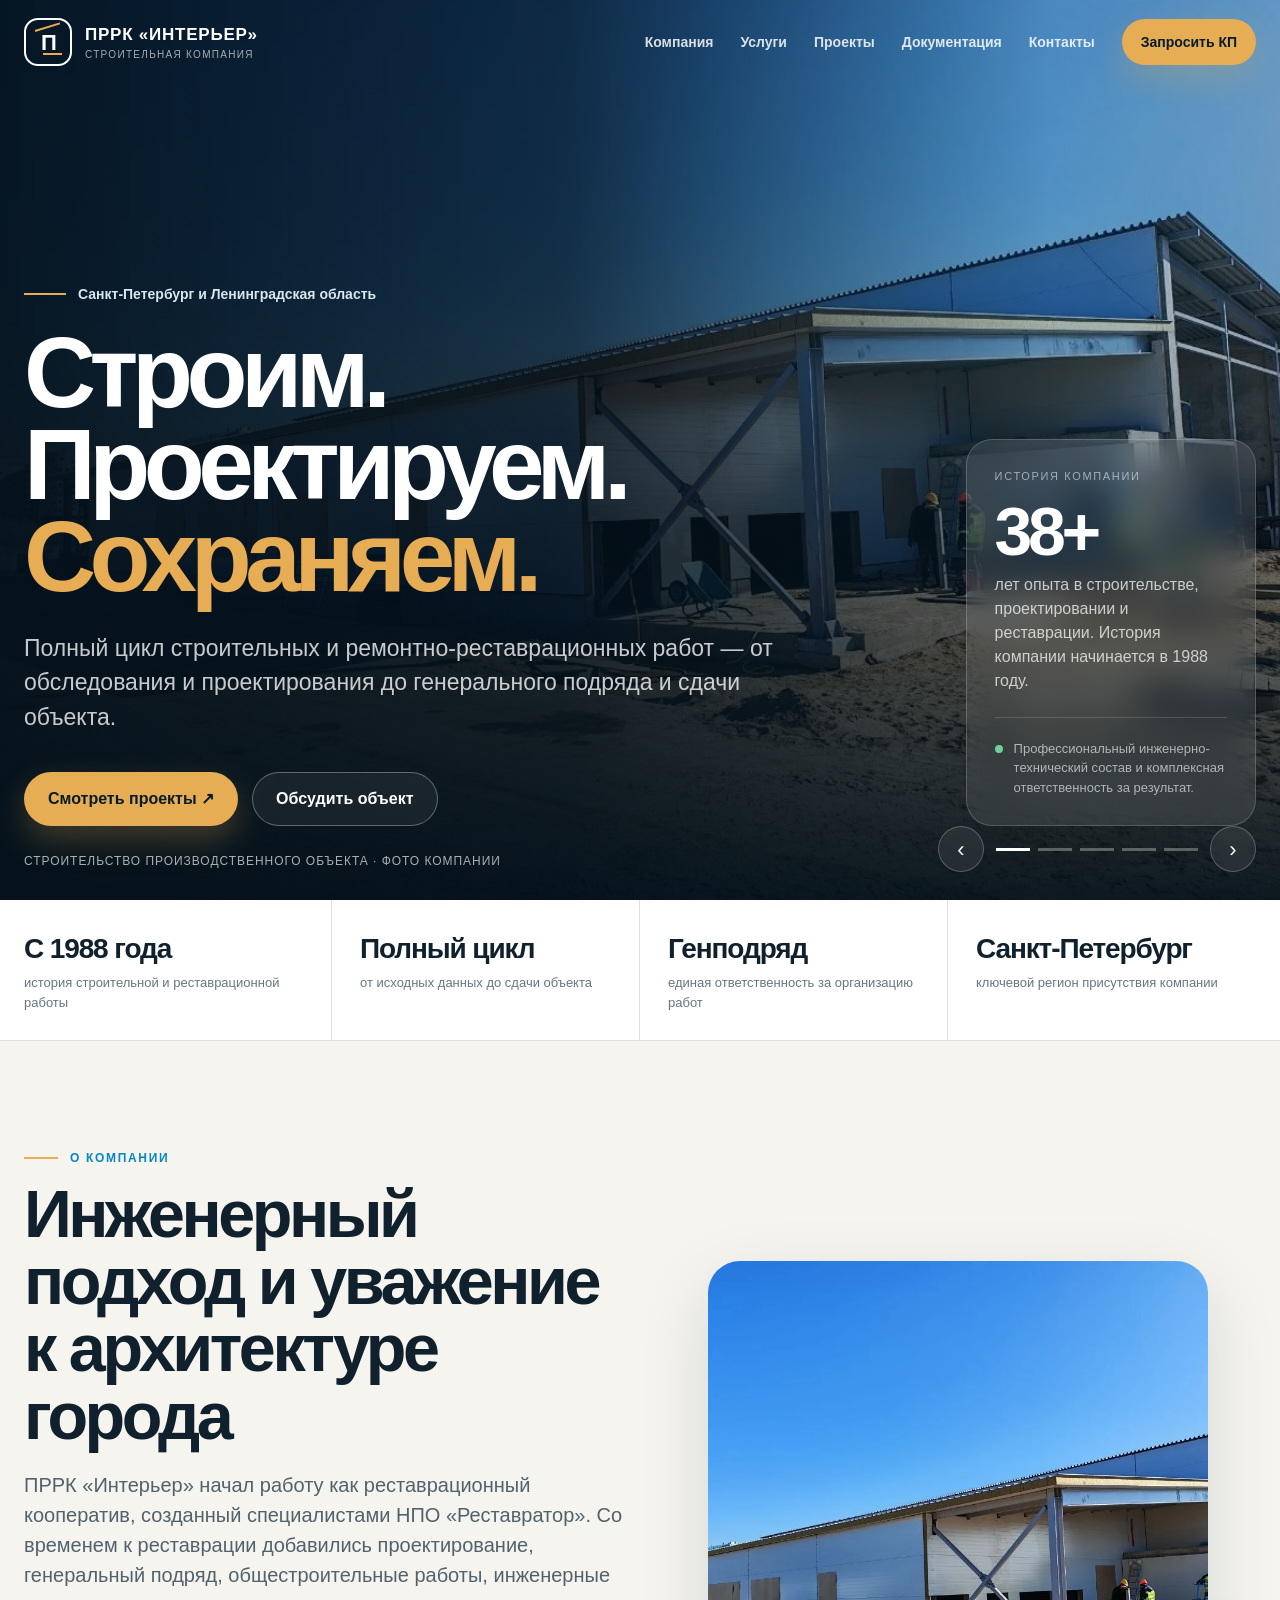
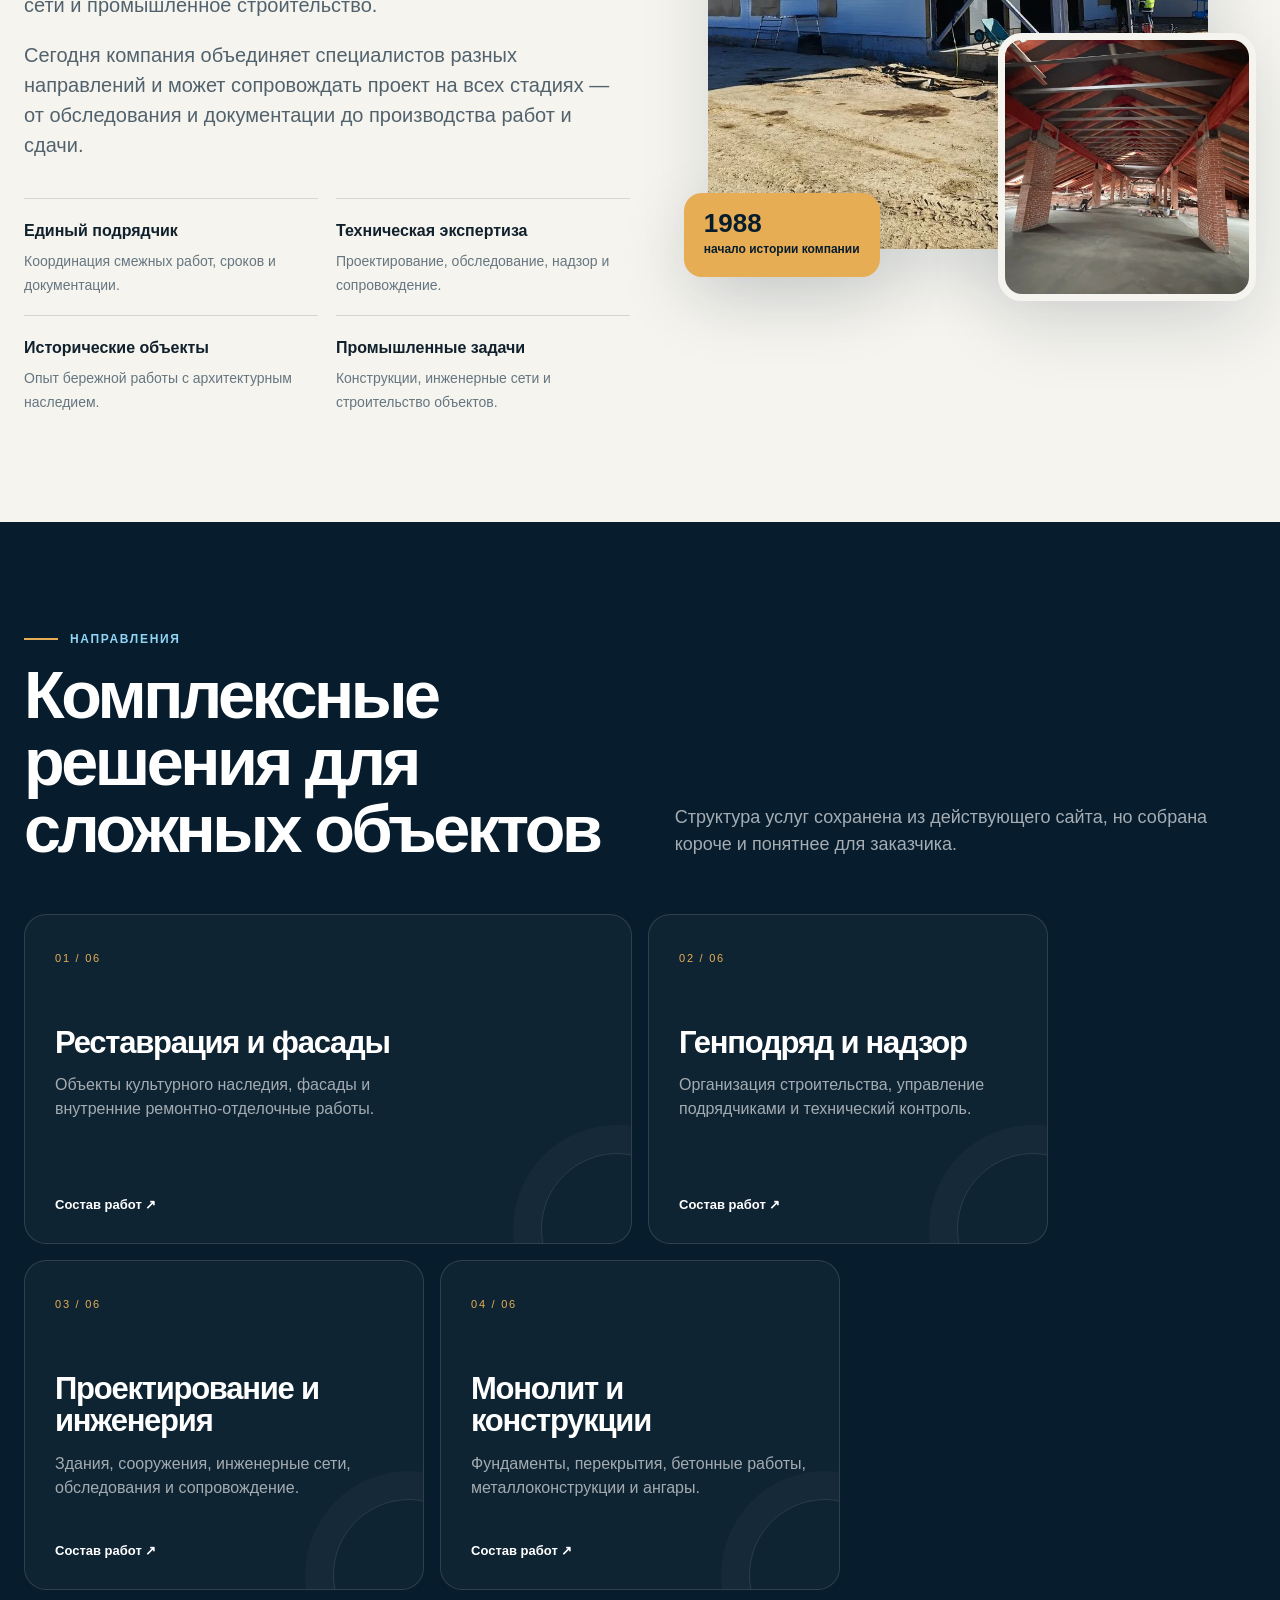
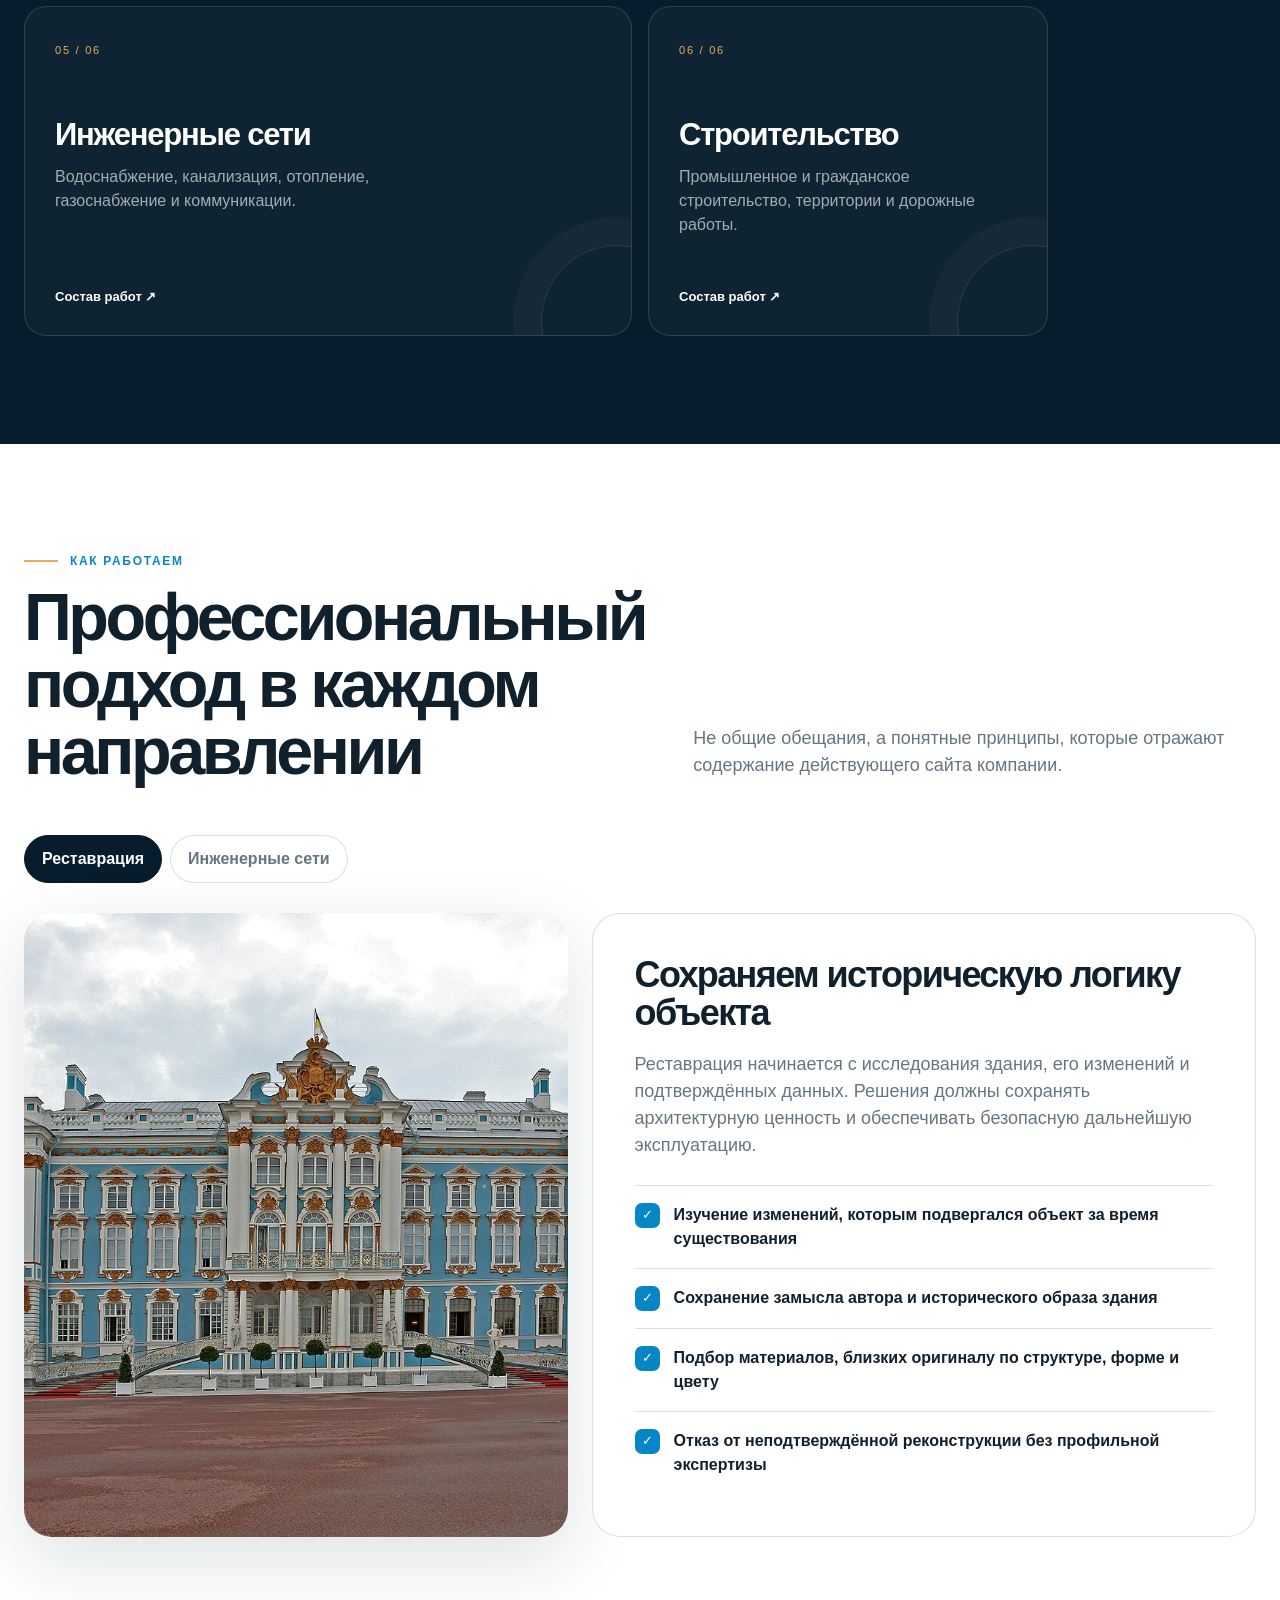
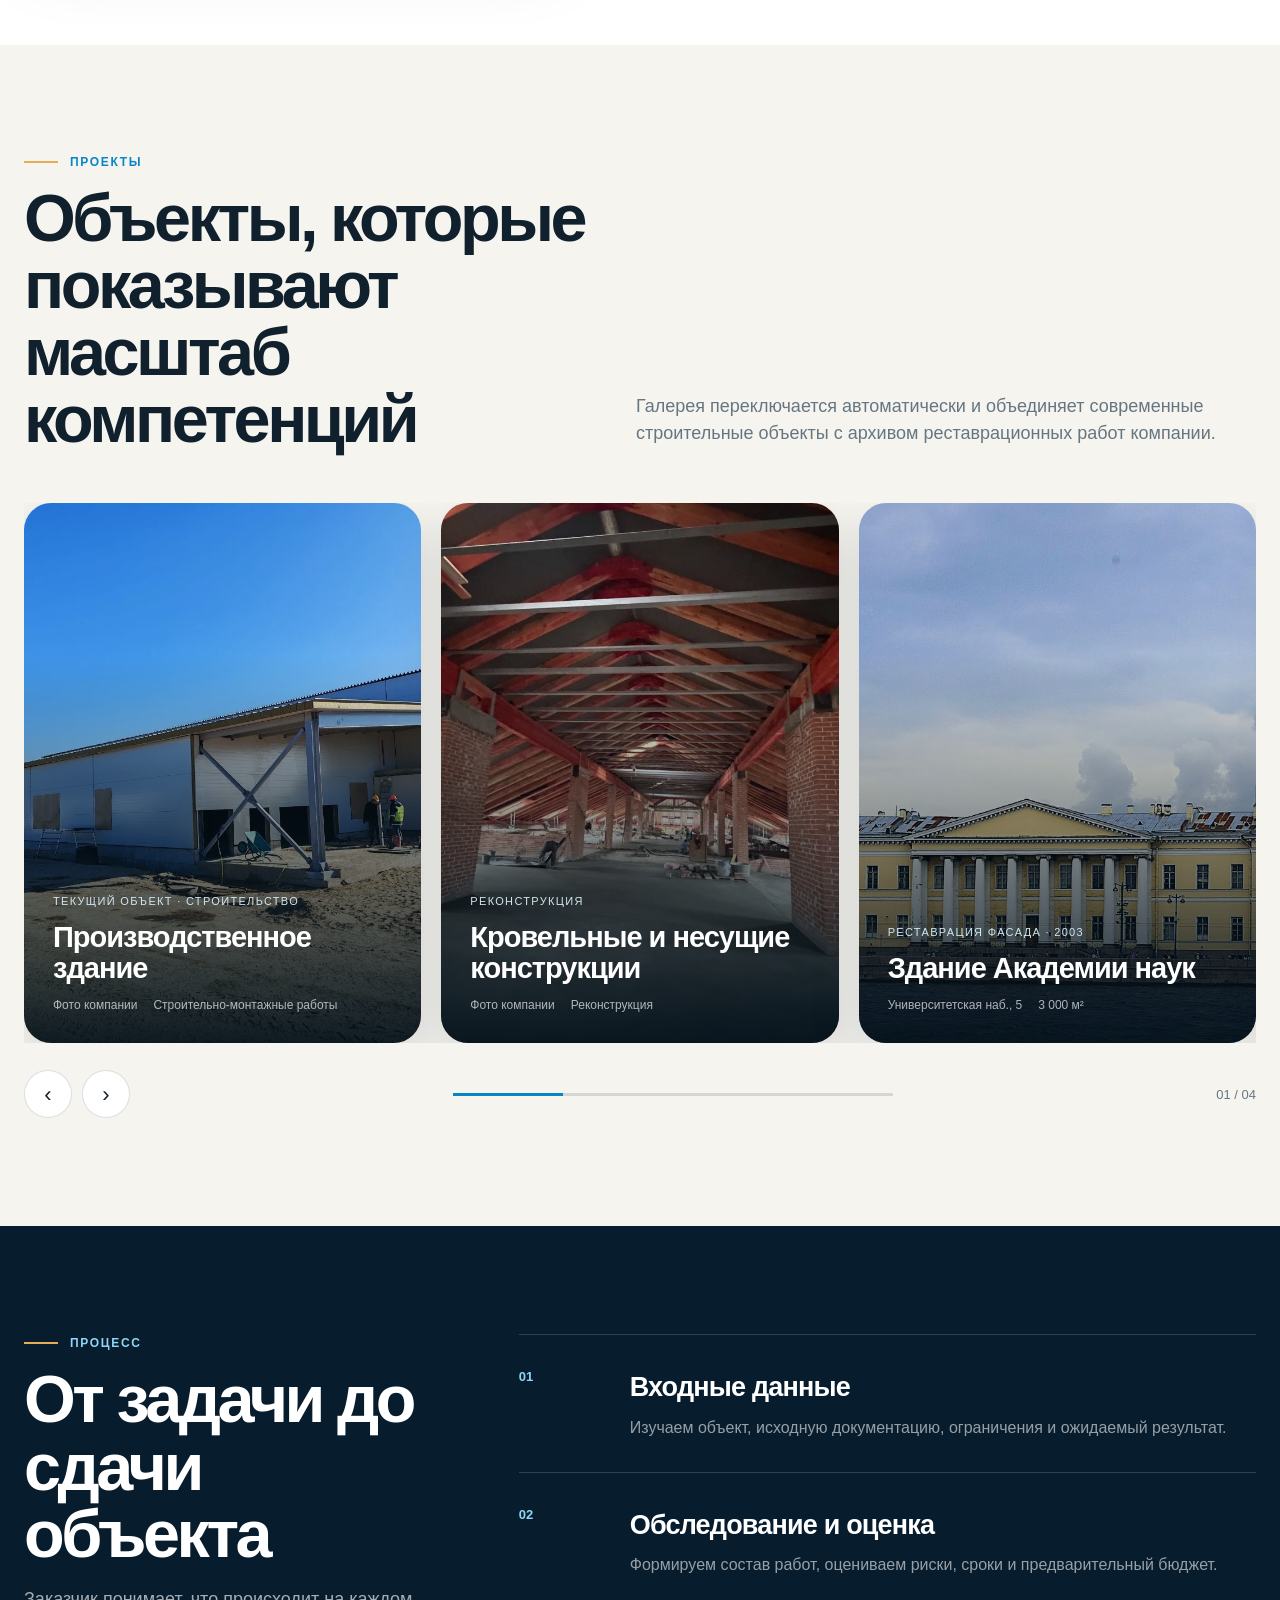
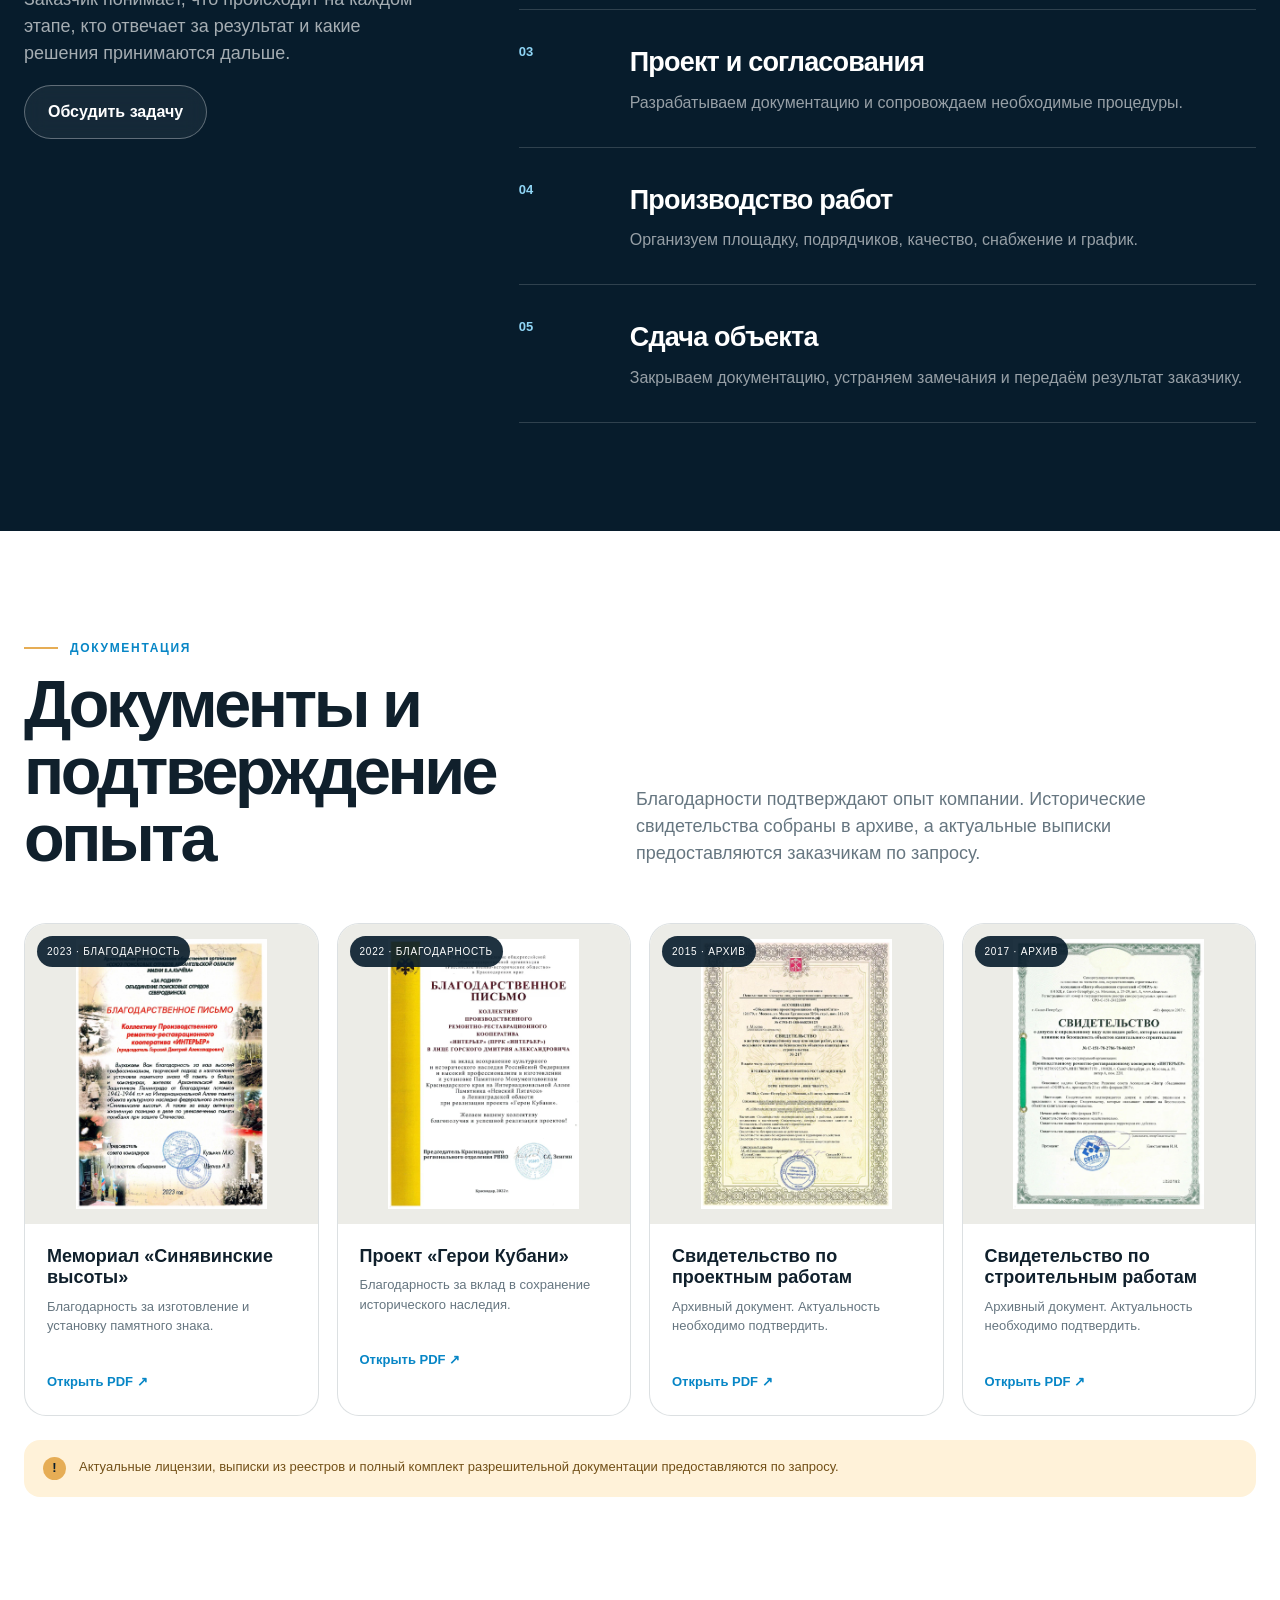
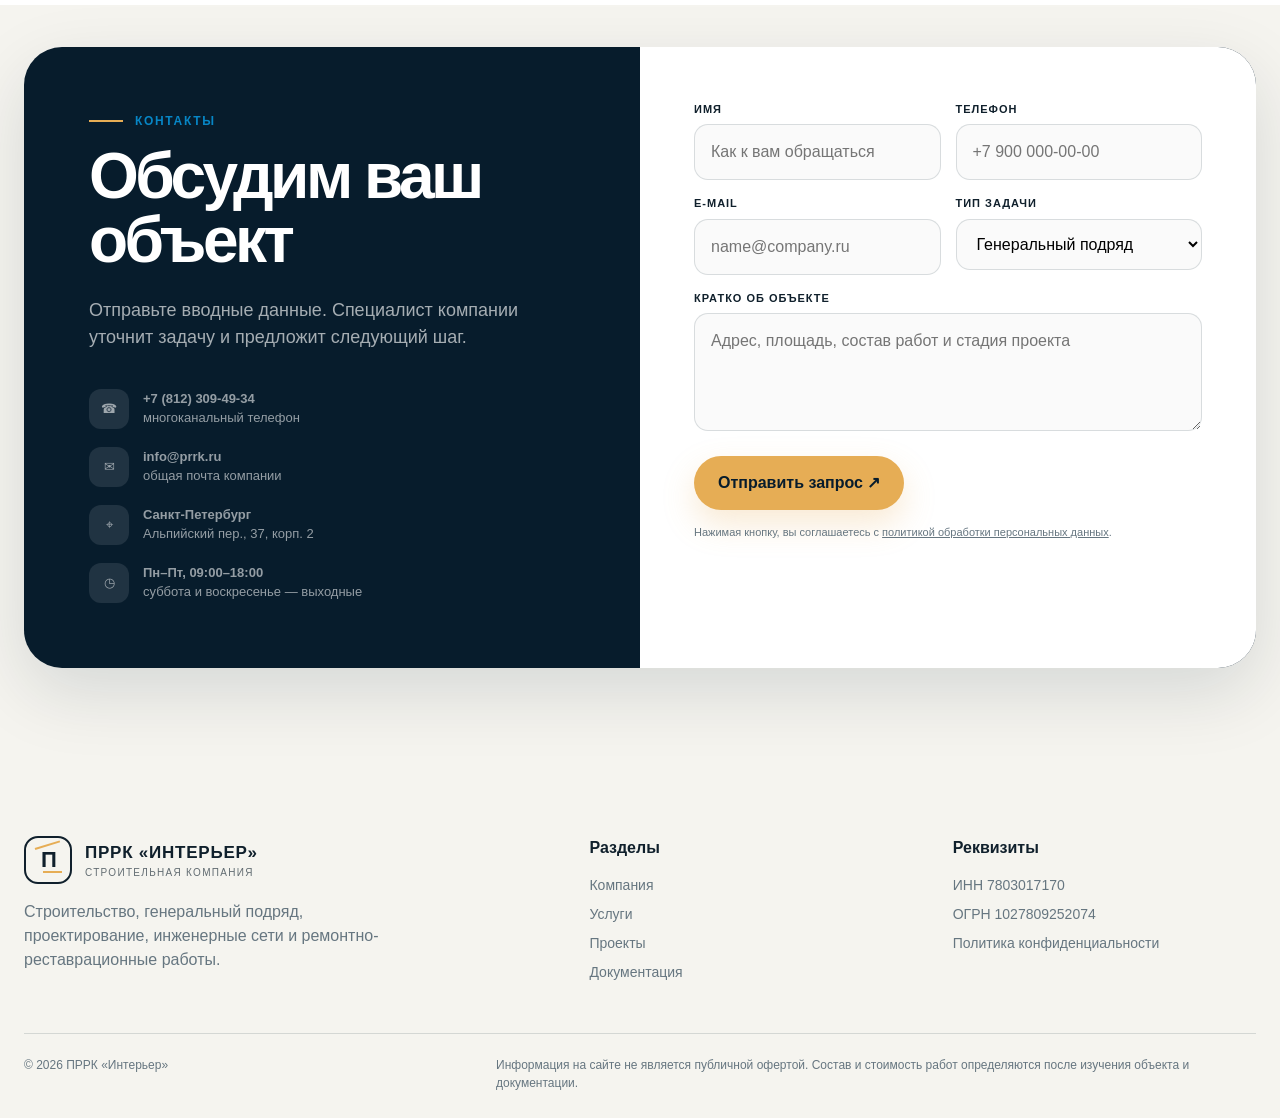
<file: index.html>
<!doctype html>
<html lang="ru">
<head>
  <meta charset="utf-8">
  <meta name="viewport" content="width=device-width,initial-scale=1">
  <meta name="theme-color" content="#071c2c">
  <title>ПРРК «Интерьер» — строительство, проектирование и реставрация</title>
  <meta name="description" content="Строительство, генеральный подряд, проектирование, инженерные сети и ремонтно-реставрационные работы в Санкт-Петербурге. История компании с 1988 года.">
  <meta property="og:title" content="ПРРК «Интерьер»">
  <meta property="og:description" content="Строим, проектируем и сохраняем архитектуру с 1988 года.">
  <meta property="og:type" content="website">
  <meta property="og:image" content="assets/images/og-prrk.webp">
  <link rel="icon" href="assets/favicon.svg" type="image/svg+xml">
  <link rel="stylesheet" href="assets/css/style.css">
</head>
<body>
  <header class="header">
    <div class="container nav">
      <a class="brand" href="#top" aria-label="ПРРК Интерьер">
        <span class="brand-mark">П</span>
        <span class="brand-text"><strong>ПРРК «ИНТЕРЬЕР»</strong><small>строительная компания</small></span>
      </a>
      <nav class="nav-links" aria-label="Основное меню">
        <a href="#company">Компания</a><a href="#services">Услуги</a><a href="#projects">Проекты</a><a href="#documents">Документация</a><a href="#contacts">Контакты</a>
        <a class="btn btn--primary btn--small" href="#contacts">Запросить КП</a>
      </nav>
      <button class="menu-btn" id="menuOpen" type="button" aria-label="Открыть меню"></button>
    </div>
  </header>

  <main id="top">
    <section class="hero">
      <div class="hero-slides" aria-hidden="true">
        <div class="hero-slide is-active" data-caption="Строительство производственного объекта · фото компании" style="background-image:url('assets/images/current_building.webp')"></div>
        <div class="hero-slide" data-caption="Реконструкция кровельных конструкций · фото компании" style="background-image:url('assets/images/current_roof.webp')"></div>
        <div class="hero-slide" data-caption="Строительные и монтажные работы · архив компании" style="background-image:url('assets/images/hall.webp')"></div>
        <div class="hero-slide" data-caption="Исторические объекты Санкт-Петербурга" style="background-image:url('assets/images/academy.webp')"></div>
        <div class="hero-slide" data-caption="Реставрация и сохранение архитектурного наследия" style="background-image:url('assets/images/catherine.webp')"></div>
      </div>
      <div class="hero-overlay"></div>
      <div class="container hero-layout">
        <div>
          <div class="hero-kicker">Санкт-Петербург и Ленинградская область</div>
          <h1>Строим.<br>Проектируем.<br><em>Сохраняем.</em></h1>
          <p class="hero-lead">Полный цикл строительных и ремонтно-реставрационных работ — от обследования и проектирования до генерального подряда и сдачи объекта.</p>
          <div class="hero-actions"><a class="btn btn--primary" href="#projects">Смотреть проекты ↗</a><a class="btn btn--ghost" href="#contacts">Обсудить объект</a></div>
        </div>
        <aside class="hero-panel">
          <div class="hero-panel-label">История компании</div>
          <div class="hero-panel-number"><span id="experienceYears">38</span>+</div>
          <p>лет опыта в строительстве, проектировании и реставрации. История компании начинается в 1988 году.</p>
          <div class="hero-panel-meta">Профессиональный инженерно-технический состав и комплексная ответственность за результат.</div>
        </aside>
      </div>
      <div class="hero-caption" id="heroCaption">Строительство производственного объекта · фото компании</div>
      <div class="hero-controls">
        <button class="hero-arrow" id="heroPrev" type="button" aria-label="Предыдущая фотография">‹</button>
        <div class="hero-dots"><button class="hero-dot is-active" type="button" aria-label="Фото 1"></button><button class="hero-dot" type="button" aria-label="Фото 2"></button><button class="hero-dot" type="button" aria-label="Фото 3"></button><button class="hero-dot" type="button" aria-label="Фото 4"></button><button class="hero-dot" type="button" aria-label="Фото 5"></button></div>
        <button class="hero-arrow" id="heroNext" type="button" aria-label="Следующая фотография">›</button>
      </div>
    </section>

    <section class="fact-strip"><div class="container fact-grid">
      <div class="fact"><strong>С 1988 года</strong><span>история строительной и реставрационной работы</span></div>
      <div class="fact"><strong>Полный цикл</strong><span>от исходных данных до сдачи объекта</span></div>
      <div class="fact"><strong>Генподряд</strong><span>единая ответственность за организацию работ</span></div>
      <div class="fact"><strong>Санкт-Петербург</strong><span>ключевой регион присутствия компании</span></div>
    </div></section>

    <section class="section" id="company"><div class="container about-grid">
      <div class="about-copy">
        <div class="eyebrow">О компании</div><h2 class="section-title">Инженерный подход и уважение к архитектуре города</h2>
        <p>ПРРК «Интерьер» начал работу как реставрационный кооператив, созданный специалистами НПО «Реставратор». Со временем к реставрации добавились проектирование, генеральный подряд, общестроительные работы, инженерные сети и промышленное строительство.</p>
        <p>Сегодня компания объединяет специалистов разных направлений и может сопровождать проект на всех стадиях — от обследования и документации до производства работ и сдачи.</p>
        <div class="about-points">
          <div class="about-point"><strong>Единый подрядчик</strong><span>Координация смежных работ, сроков и документации.</span></div>
          <div class="about-point"><strong>Техническая экспертиза</strong><span>Проектирование, обследование, надзор и сопровождение.</span></div>
          <div class="about-point"><strong>Исторические объекты</strong><span>Опыт бережной работы с архитектурным наследием.</span></div>
          <div class="about-point"><strong>Промышленные задачи</strong><span>Конструкции, инженерные сети и строительство объектов.</span></div>
        </div>
      </div>
      <div class="about-media">
        <div class="about-media-main"><img src="assets/images/current_building.webp" alt="Строительство объекта ПРРК Интерьер" loading="lazy"></div>
        <div class="about-media-small"><img src="assets/images/current_roof.webp" alt="Реконструкция конструкций" loading="lazy"></div>
        <div class="about-badge"><b>1988</b><span>начало истории компании</span></div>
      </div>
    </div></section>

    <section class="section section--dark" id="services"><div class="container">
      <div class="section-head"><div><div class="eyebrow">Направления</div><h2 class="section-title">Комплексные решения для сложных объектов</h2></div><p class="section-lead">Структура услуг сохранена из действующего сайта, но собрана короче и понятнее для заказчика.</p></div>
      <div class="services-grid">
        <article class="service-card"><span class="num">01 / 06</span><h3>Реставрация и фасады</h3><p>Объекты культурного наследия, фасады и внутренние ремонтно-отделочные работы.</p><button type="button" data-service="restoration">Состав работ ↗</button></article>
        <article class="service-card"><span class="num">02 / 06</span><h3>Генподряд и надзор</h3><p>Организация строительства, управление подрядчиками и технический контроль.</p><button type="button" data-service="general">Состав работ ↗</button></article>
        <article class="service-card"><span class="num">03 / 06</span><h3>Проектирование и инженерия</h3><p>Здания, сооружения, инженерные сети, обследования и сопровождение.</p><button type="button" data-service="design">Состав работ ↗</button></article>
        <article class="service-card"><span class="num">04 / 06</span><h3>Монолит и конструкции</h3><p>Фундаменты, перекрытия, бетонные работы, металлоконструкции и ангары.</p><button type="button" data-service="monolith">Состав работ ↗</button></article>
        <article class="service-card"><span class="num">05 / 06</span><h3>Инженерные сети</h3><p>Водоснабжение, канализация, отопление, газоснабжение и коммуникации.</p><button type="button" data-service="networks">Состав работ ↗</button></article>
        <article class="service-card"><span class="num">06 / 06</span><h3>Строительство</h3><p>Промышленное и гражданское строительство, территории и дорожные работы.</p><button type="button" data-service="construction">Состав работ ↗</button></article>
      </div>
    </div></section>

    <section class="section section--white"><div class="container">
      <div class="section-head"><div><div class="eyebrow">Как работаем</div><h2 class="section-title">Профессиональный подход в каждом направлении</h2></div><p class="section-lead">Не общие обещания, а понятные принципы, которые отражают содержание действующего сайта компании.</p></div>
      <div class="approach-tabs"><button class="approach-tab is-active" type="button" data-tab="restoration">Реставрация</button><button class="approach-tab" type="button" data-tab="networks">Инженерные сети</button></div>
      <div class="approach-panel is-active" data-panel="restoration">
        <div class="approach-image"><img src="assets/images/catherine.webp" alt="Реставрация объекта культурного наследия" loading="lazy"></div>
        <div class="approach-content"><h3>Сохраняем историческую логику объекта</h3><p>Реставрация начинается с исследования здания, его изменений и подтверждённых данных. Решения должны сохранять архитектурную ценность и обеспечивать безопасную дальнейшую эксплуатацию.</p><div class="check-list">
          <div class="check"><i>✓</i><span>Изучение изменений, которым подвергался объект за время существования</span></div>
          <div class="check"><i>✓</i><span>Сохранение замысла автора и исторического образа здания</span></div>
          <div class="check"><i>✓</i><span>Подбор материалов, близких оригиналу по структуре, форме и цвету</span></div>
          <div class="check"><i>✓</i><span>Отказ от неподтверждённой реконструкции без профильной экспертизы</span></div>
        </div></div>
      </div>
      <div class="approach-panel" data-panel="networks">
        <div class="approach-image"><img src="assets/images/geodesy.webp" alt="Проектирование и инженерные работы" loading="lazy"></div>
        <div class="approach-content"><h3>Проектируем сети как единую систему</h3><p>Инженерные коммуникации учитываются уже на ранней стадии строительства. Это позволяет согласовать системы между собой и обеспечить надёжную эксплуатацию объекта.</p><div class="check-list">
          <div class="check"><i>✓</i><span>Хозяйственно-питьевое водоснабжение и водоотведение</span></div>
          <div class="check"><i>✓</i><span>Канализация, отопление и тепловые сети</span></div>
          <div class="check"><i>✓</i><span>Газоснабжение и наружные коммуникации</span></div>
          <div class="check"><i>✓</i><span>Согласование проектных решений и монтажных работ</span></div>
        </div></div>
      </div>
    </div></section>

    <section class="section" id="projects"><div class="container">
      <div class="section-head"><div><div class="eyebrow">Проекты</div><h2 class="section-title">Объекты, которые показывают масштаб компетенций</h2></div><p class="section-lead">Галерея переключается автоматически и объединяет современные строительные объекты с архивом реставрационных работ компании.</p></div>
      <div class="projects-shell">
        <div class="project-viewport"><div class="project-track">
          <article class="project-card"><img src="assets/images/current_building.webp" alt="Строительство производственного объекта" loading="lazy"><div class="project-card-content"><span class="tag">Текущий объект · строительство</span><h3>Производственное здание</h3><div class="project-meta"><span>Фото компании</span><span>Строительно-монтажные работы</span></div></div></article>
          <article class="project-card"><img src="assets/images/current_roof.webp" alt="Реконструкция исторических конструкций" loading="lazy"><div class="project-card-content"><span class="tag">Реконструкция</span><h3>Кровельные и несущие конструкции</h3><div class="project-meta"><span>Фото компании</span><span>Реконструкция</span></div></div></article>
          <article class="project-card"><img src="assets/images/academy.webp" alt="Здание Академии наук" loading="lazy"><div class="project-card-content"><span class="tag">Реставрация фасада · 2003</span><h3>Здание Академии наук</h3><div class="project-meta"><span>Университетская наб., 5</span><span>3 000 м²</span></div></div></article>
          <article class="project-card"><img src="assets/images/moyka12.webp" alt="Музей Пушкина на Мойке 12" loading="lazy"><div class="project-card-content"><span class="tag">Реставрация · 2006</span><h3>Всероссийский музей А. С. Пушкина</h3><div class="project-meta"><span>Набережная Мойки, 12</span><span>Данные старого сайта</span></div></div></article>
          <article class="project-card"><img src="assets/images/catherine.webp" alt="Екатерининский дворец" loading="lazy"><div class="project-card-content"><span class="tag">Реставрационные работы · 2006</span><h3>Екатерининский дворец</h3><div class="project-meta"><span>Царское Село</span><span>700 м² по архиву</span></div></div></article>
          <article class="project-card"><img src="assets/images/hall.webp" alt="Промышленное помещение" loading="lazy"><div class="project-card-content"><span class="tag">Строительно-монтажные работы</span><h3>Промышленные пространства</h3><div class="project-meta"><span>Архив компании</span><span>Строительно-монтажные работы</span></div></div></article>
        </div></div>
        <div class="slider-controls"><div class="slider-buttons"><button class="slider-btn" id="projectPrev" type="button" aria-label="Предыдущие проекты">‹</button><button class="slider-btn" id="projectNext" type="button" aria-label="Следующие проекты">›</button></div><div class="slider-progress"><span id="projectProgress"></span></div><div class="slider-count" id="projectCount">01 / 04</div></div>
      </div>
    </div></section>

    <section class="section section--dark"><div class="container timeline">
      <div class="timeline-intro"><div class="eyebrow">Процесс</div><h2 class="section-title">От задачи до сдачи объекта</h2><p>Заказчик понимает, что происходит на каждом этапе, кто отвечает за результат и какие решения принимаются дальше.</p><a class="btn btn--ghost" href="#contacts">Обсудить задачу</a></div>
      <div class="timeline-list">
        <div class="timeline-row"><div class="n">01</div><div><h3>Входные данные</h3><p>Изучаем объект, исходную документацию, ограничения и ожидаемый результат.</p></div></div>
        <div class="timeline-row"><div class="n">02</div><div><h3>Обследование и оценка</h3><p>Формируем состав работ, оцениваем риски, сроки и предварительный бюджет.</p></div></div>
        <div class="timeline-row"><div class="n">03</div><div><h3>Проект и согласования</h3><p>Разрабатываем документацию и сопровождаем необходимые процедуры.</p></div></div>
        <div class="timeline-row"><div class="n">04</div><div><h3>Производство работ</h3><p>Организуем площадку, подрядчиков, качество, снабжение и график.</p></div></div>
        <div class="timeline-row"><div class="n">05</div><div><h3>Сдача объекта</h3><p>Закрываем документацию, устраняем замечания и передаём результат заказчику.</p></div></div>
      </div>
    </div></section>

    <section class="section section--white" id="documents"><div class="container">
      <div class="section-head"><div><div class="eyebrow">Документация</div><h2 class="section-title">Документы и подтверждение опыта</h2></div><p class="section-lead">Благодарности подтверждают опыт компании. Исторические свидетельства собраны в архиве, а актуальные выписки предоставляются заказчикам по запросу.</p></div>
      <div class="docs-grid">
        <article class="doc-card"><div class="doc-preview"><span class="doc-badge">2023 · благодарность</span><img src="assets/images/gratitude_sinyavino.webp" alt="Благодарность Синявинские высоты" loading="lazy"></div><div class="doc-body"><h3>Мемориал «Синявинские высоты»</h3><p>Благодарность за изготовление и установку памятного знака.</p><a class="doc-link" href="assets/docs/gratitude-sinyavino-2023.pdf" target="_blank" rel="noopener">Открыть PDF ↗</a></div></article>
        <article class="doc-card"><div class="doc-preview"><span class="doc-badge">2022 · благодарность</span><img src="assets/images/gratitude_nevsky.webp" alt="Благодарность Невский Пятачок" loading="lazy"></div><div class="doc-body"><h3>Проект «Герои Кубани»</h3><p>Благодарность за вклад в сохранение исторического наследия.</p><a class="doc-link" href="assets/docs/gratitude-nevsky-pyatachok-2022.pdf" target="_blank" rel="noopener">Открыть PDF ↗</a></div></article>
        <article class="doc-card"><div class="doc-preview"><span class="doc-badge">2015 · архив</span><img src="assets/images/sro_projecting.webp" alt="Архивное свидетельство СРО проектирование" loading="lazy"></div><div class="doc-body"><h3>Свидетельство по проектным работам</h3><p>Архивный документ. Актуальность необходимо подтвердить.</p><a class="doc-link" href="assets/docs/sro-projecting-2015.pdf" target="_blank" rel="noopener">Открыть PDF ↗</a></div></article>
        <article class="doc-card"><div class="doc-preview"><span class="doc-badge">2017 · архив</span><img src="assets/images/sro_construction.webp" alt="Архивное свидетельство СРО строительство" loading="lazy"></div><div class="doc-body"><h3>Свидетельство по строительным работам</h3><p>Архивный документ. Актуальность необходимо подтвердить.</p><a class="doc-link" href="assets/docs/sro-construction-2017.pdf" target="_blank" rel="noopener">Открыть PDF ↗</a></div></article>
      </div>
      <div class="docs-notice">Актуальные лицензии, выписки из реестров и полный комплект разрешительной документации предоставляются по запросу.</div>
    </div></section>

    <section class="section contact-wrap" id="contacts"><div class="container contact-shell">
      <div class="contact-info"><div class="eyebrow">Контакты</div><h2>Обсудим ваш объект</h2><p>Отправьте вводные данные. Специалист компании уточнит задачу и предложит следующий шаг.</p>
        <div class="contact-list">
          <a class="contact-item" href="tel:+78123094934"><span class="contact-icon">☎</span><span><strong>+7 (812) 309-49-34</strong><span>многоканальный телефон</span></span></a>
          <a class="contact-item" href="mailto:info@prrk.ru"><span class="contact-icon">✉</span><span><strong>info@prrk.ru</strong><span>общая почта компании</span></span></a>
          <a class="contact-item" href="https://yandex.ru/maps/?text=Санкт-Петербург%2C%20Альпийский%20пер.%2C%2037%2C%20к.%202" target="_blank" rel="noopener"><span class="contact-icon">⌖</span><span><strong>Санкт-Петербург</strong><span>Альпийский пер., 37, корп. 2</span></span></a>
          <div class="contact-item"><span class="contact-icon">◷</span><span><strong>Пн–Пт, 09:00–18:00</strong><span>суббота и воскресенье — выходные</span></span></div>
        </div>
      </div>
      <form class="contact-form" id="contactForm" action="send.php" method="post">
        <div class="form-grid">
          <div class="field"><label for="name">Имя</label><input id="name" name="name" autocomplete="name" placeholder="Как к вам обращаться" required maxlength="80"></div>
          <div class="field"><label for="phone">Телефон</label><input id="phone" name="phone" autocomplete="tel" placeholder="+7 900 000-00-00" required maxlength="40"></div>
          <div class="field"><label for="email">E-mail</label><input id="email" name="email" type="email" autocomplete="email" placeholder="name@company.ru" maxlength="120"></div>
          <div class="field"><label for="type">Тип задачи</label><select id="type" name="type"><option>Генеральный подряд</option><option>Проектирование</option><option>Реставрация</option><option>Строительство</option><option>Инженерные сети</option><option>Другое</option></select></div>
          <div class="field field--full"><label for="message">Кратко об объекте</label><textarea id="message" name="message" placeholder="Адрес, площадь, состав работ и стадия проекта" maxlength="3000"></textarea></div>
          <div class="hp-field" aria-hidden="true"><label>Сайт компании<input name="company_website" tabindex="-1" autocomplete="off"></label></div>
        </div>
        <div class="form-bottom"><button class="btn btn--primary" type="submit">Отправить запрос ↗</button><span class="form-status" id="formStatus" role="status"></span></div>
        <div class="form-legal">Нажимая кнопку, вы соглашаетесь с <a href="privacy.html" target="_blank">политикой обработки персональных данных</a>.</div>
      </form>
    </div></section>
  </main>

  <footer class="footer"><div class="container">
    <div class="footer-top">
      <div class="footer-brand"><a class="brand" href="#top"><span class="brand-mark">П</span><span class="brand-text"><strong>ПРРК «ИНТЕРЬЕР»</strong><small>строительная компания</small></span></a><p>Строительство, генеральный подряд, проектирование, инженерные сети и ремонтно-реставрационные работы.</p></div>
      <div class="footer-col"><strong>Разделы</strong><a href="#company">Компания</a><a href="#services">Услуги</a><a href="#projects">Проекты</a><a href="#documents">Документация</a></div>
      <div class="footer-col"><strong>Реквизиты</strong><a href="#contacts">ИНН 7803017170</a><a href="#contacts">ОГРН 1027809252074</a><a href="privacy.html">Политика конфиденциальности</a></div>
    </div>
    <div class="footer-bottom"><span>© <span id="year"></span> ПРРК «Интерьер»</span><span class="legal">Информация на сайте не является публичной офертой. Состав и стоимость работ определяются после изучения объекта и документации.</span></div>
  </div></footer>

  <div class="mobile-menu" id="mobileMenu"><div class="mobile-menu-head"><a class="brand" href="#top"><span class="brand-mark">П</span><span class="brand-text"><strong>ПРРК «ИНТЕРЬЕР»</strong></span></a><button class="mobile-close" id="menuClose" type="button" aria-label="Закрыть меню">×</button></div><nav class="mobile-links"><a href="#company">Компания</a><a href="#services">Услуги</a><a href="#projects">Проекты</a><a href="#documents">Документация</a><a href="#contacts">Контакты</a></nav><div class="mobile-contact">+7 (812) 309-49-34<br>info@prrk.ru</div></div>

  <div class="modal" id="serviceModal" role="dialog" aria-modal="true" aria-labelledby="modalTitle"><div class="modal-card"><div class="modal-head"><h2 id="modalTitle"></h2><button class="modal-close" id="modalClose" type="button" aria-label="Закрыть">×</button></div><p class="modal-copy" id="modalCopy"></p><ul class="modal-list" id="modalList"></ul><div style="margin-top:28px"><a class="btn btn--dark" href="#contacts" onclick="document.getElementById('modalClose').click()">Обсудить проект</a></div></div></div>

  <script src="assets/js/main.js" defer></script>
</body>
</html>
</file>
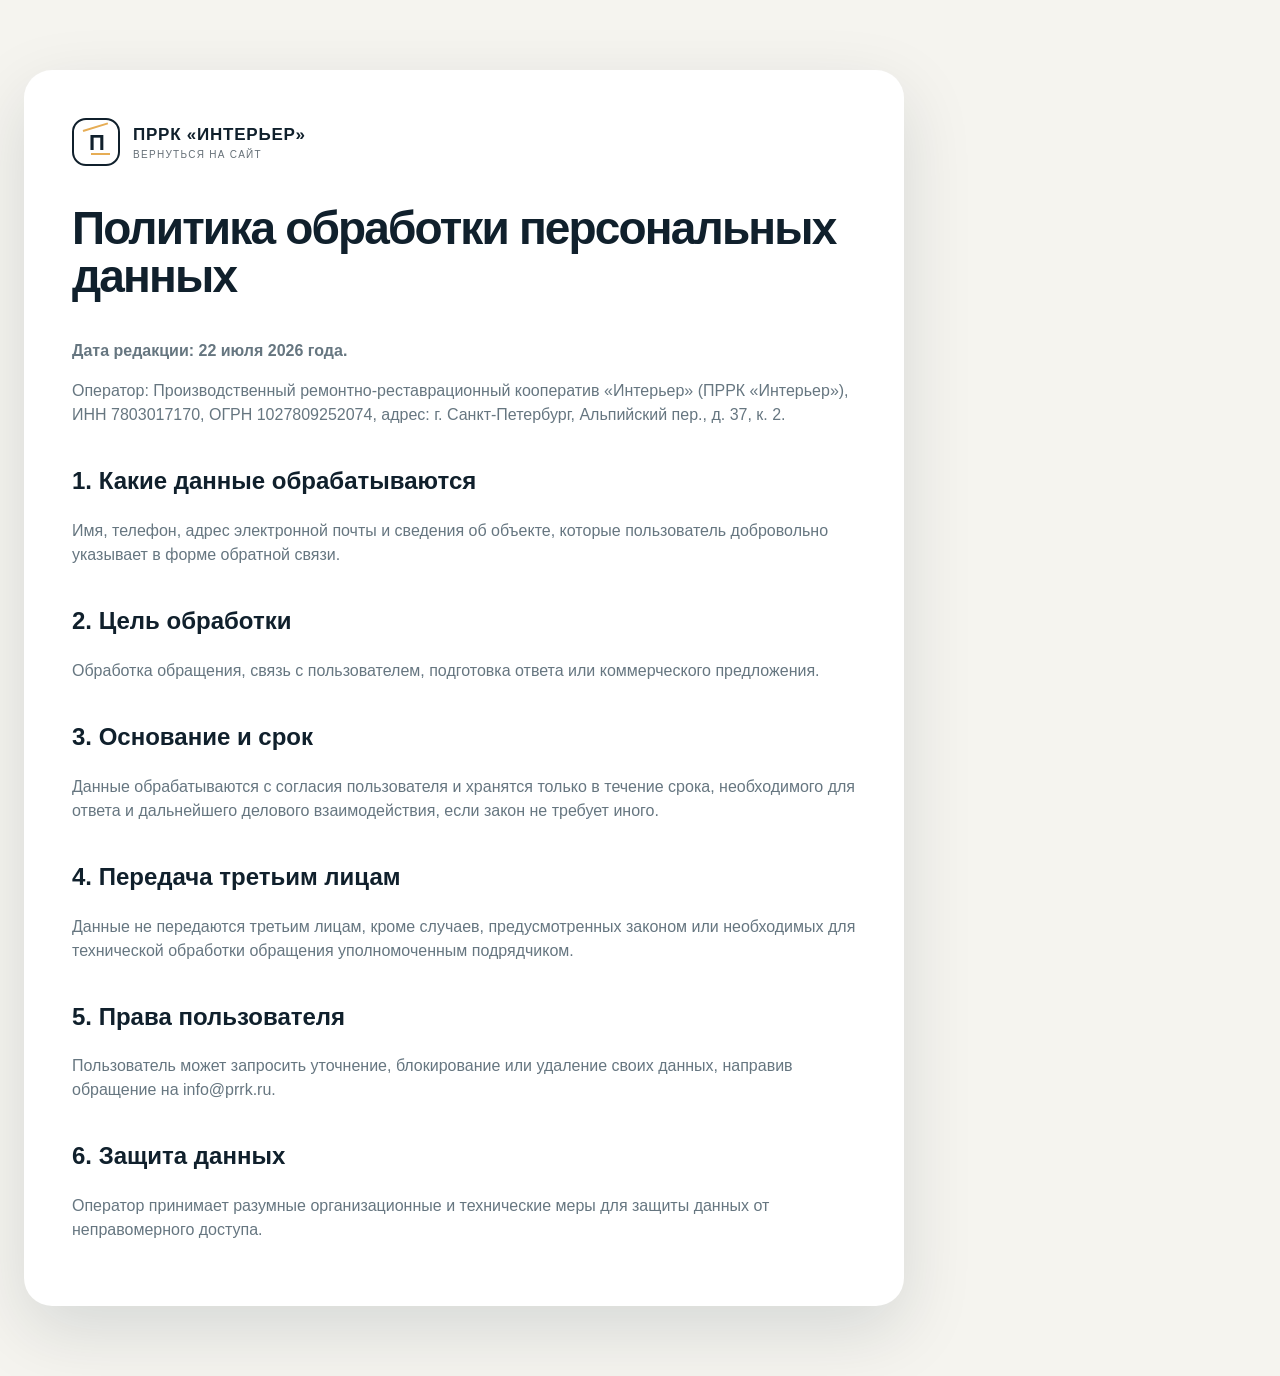
<file: privacy.html>
<!doctype html><html lang="ru"><head><meta charset="utf-8"><meta name="viewport" content="width=device-width,initial-scale=1"><title>Политика конфиденциальности — ПРРК «Интерьер»</title><link rel="icon" href="assets/favicon.svg" type="image/svg+xml"><link rel="stylesheet" href="assets/css/style.css"><style>.policy{padding:70px 0}.policy article{max-width:880px;padding:48px;background:#fff;border-radius:28px;box-shadow:var(--shadow)}.policy h1{font-size:46px;line-height:1.05;letter-spacing:-.04em}.policy h2{margin-top:36px}.policy p,.policy li{color:var(--muted)}@media(max-width:720px){.policy article{padding:28px 20px}.policy h1{font-size:36px}}</style></head><body><main class="policy"><div class="container"><article><a class="brand" href="index.html"><span class="brand-mark">П</span><span class="brand-text"><strong>ПРРК «ИНТЕРЬЕР»</strong><small>вернуться на сайт</small></span></a><h1>Политика обработки персональных данных</h1><p><strong>Дата редакции: 22 июля 2026 года.</strong></p><p>Оператор: Производственный ремонтно-реставрационный кооператив «Интерьер» (ПРРК «Интерьер»), ИНН 7803017170, ОГРН 1027809252074, адрес: г. Санкт-Петербург, Альпийский пер., д. 37, к. 2.</p><h2>1. Какие данные обрабатываются</h2><p>Имя, телефон, адрес электронной почты и сведения об объекте, которые пользователь добровольно указывает в форме обратной связи.</p><h2>2. Цель обработки</h2><p>Обработка обращения, связь с пользователем, подготовка ответа или коммерческого предложения.</p><h2>3. Основание и срок</h2><p>Данные обрабатываются с согласия пользователя и хранятся только в течение срока, необходимого для ответа и дальнейшего делового взаимодействия, если закон не требует иного.</p><h2>4. Передача третьим лицам</h2><p>Данные не передаются третьим лицам, кроме случаев, предусмотренных законом или необходимых для технической обработки обращения уполномоченным подрядчиком.</p><h2>5. Права пользователя</h2><p>Пользователь может запросить уточнение, блокирование или удаление своих данных, направив обращение на info@prrk.ru.</p><h2>6. Защита данных</h2><p>Оператор принимает разумные организационные и технические меры для защиты данных от неправомерного доступа.</p></article></div></main></body></html>
</file>
<file: assets/css/style.css>
:root{
  --ink:#10202c;
  --navy:#071c2c;
  --navy-2:#0f2d43;
  --blue:#0786c6;
  --blue-soft:#dff1f8;
  --accent:#e6ad55;
  --paper:#f5f4ef;
  --white:#ffffff;
  --muted:#667680;
  --line:rgba(13,35,50,.14);
  --shadow:0 24px 70px rgba(7,28,44,.13);
  --radius-xl:36px;
  --radius-lg:26px;
  --radius-md:18px;
  --max:1260px;
}
*{box-sizing:border-box}
html{scroll-behavior:smooth;scroll-padding-top:92px}
body{margin:0;color:var(--ink);background:var(--paper);font-family:Inter,Manrope,"Segoe UI",Arial,sans-serif;line-height:1.5;-webkit-font-smoothing:antialiased}
body.menu-open,body.modal-open{overflow:hidden}
a{color:inherit;text-decoration:none}
img{display:block;max-width:100%}
button,input,textarea,select{font:inherit}
button{cursor:pointer}
.container{width:min(var(--max),calc(100% - 48px));margin-inline:auto}
.section{padding:108px 0}
.section--white{background:#fff}
.section--dark{background:var(--navy);color:#fff}
.eyebrow{display:flex;align-items:center;gap:12px;color:var(--blue);font-size:12px;font-weight:850;letter-spacing:.14em;text-transform:uppercase}
.eyebrow::before{content:"";width:34px;height:2px;background:var(--accent)}
.section--dark .eyebrow{color:#8fd5f5}
.section-title{max-width:850px;margin:14px 0 0;font-size:clamp(40px,5.2vw,72px);line-height:1.01;letter-spacing:-.052em;font-weight:780}
.section-lead{max-width:620px;color:var(--muted);font-size:18px}
.section--dark .section-lead{color:rgba(255,255,255,.64)}
.section-head{display:flex;justify-content:space-between;align-items:flex-end;gap:48px;margin-bottom:50px}
.section-head .section-lead{margin:0 0 6px}
.btn{display:inline-flex;align-items:center;justify-content:center;gap:10px;min-height:54px;padding:0 23px;border-radius:999px;border:1px solid transparent;font-weight:800;transition:transform .22s ease,background .22s ease,border-color .22s ease,color .22s ease}
.btn:hover{transform:translateY(-2px)}
.btn--primary{background:var(--accent);color:var(--navy);box-shadow:0 14px 32px rgba(230,173,85,.25)}
.btn--primary:hover{background:#efc474}
.btn--dark{background:var(--navy);color:#fff}
.btn--ghost{border-color:rgba(255,255,255,.32);background:rgba(255,255,255,.06);color:#fff;backdrop-filter:blur(10px)}
.btn--outline{border-color:var(--line);background:transparent;color:var(--ink)}
.btn--small{min-height:46px;padding-inline:18px;font-size:14px}

.demo-note{padding:8px 16px;background:#06131d;color:rgba(255,255,255,.72);font-size:12px;text-align:center;letter-spacing:.02em}
.demo-note strong{color:#fff}
.header{position:fixed;left:0;right:0;top:0;z-index:50;transition:top .25s ease,background .25s ease,border-color .25s ease,box-shadow .25s ease}
.has-demo .header{top:32px}
.header.is-scrolled{top:0;background:rgba(245,244,239,.9);backdrop-filter:blur(18px);border-bottom:1px solid var(--line);box-shadow:0 8px 30px rgba(7,28,44,.04)}
.nav{height:84px;display:flex;align-items:center;justify-content:space-between;gap:28px}
.brand{display:flex;align-items:center;gap:13px;min-width:max-content}
.brand-mark{width:48px;height:48px;border:2px solid currentColor;border-radius:14px;display:grid;place-items:center;position:relative;font-weight:900;font-size:22px;letter-spacing:-.08em}
.brand-mark::before,.brand-mark::after{content:"";position:absolute;background:var(--accent);height:2px;left:9px;right:9px;top:10px;transform:rotate(-17deg);transform-origin:left center}
.brand-mark::after{top:auto;bottom:9px;left:17px;right:8px;transform:rotate(0)}
.brand-text strong{display:block;font-size:17px;letter-spacing:.045em}
.brand-text small{display:block;font-size:10px;letter-spacing:.13em;text-transform:uppercase;opacity:.64}
.header:not(.is-scrolled) .brand{color:#fff}.header.is-scrolled .brand{color:var(--navy)}
.nav-links{display:flex;align-items:center;gap:27px;font-size:14px;font-weight:750}
.header:not(.is-scrolled) .nav-links>a:not(.btn){color:rgba(255,255,255,.84)}
.header.is-scrolled .nav-links>a:not(.btn){color:var(--ink)}
.nav-links>a:not(.btn):hover{color:var(--accent)}
.menu-btn{display:none;width:48px;height:48px;border-radius:14px;border:1px solid var(--line);background:rgba(255,255,255,.92);position:relative}
.menu-btn::before,.menu-btn::after{content:"";position:absolute;left:13px;right:13px;height:2px;background:var(--navy)}
.menu-btn::before{top:18px}.menu-btn::after{top:27px}

.hero{min-height:900px;position:relative;display:flex;align-items:flex-end;color:#fff;background:var(--navy);overflow:hidden;isolation:isolate;padding:178px 0 74px}
.hero-slides,.hero-slide,.hero-overlay{position:absolute;inset:0}
.hero-slides{z-index:-3}
.hero-slide{opacity:0;transition:opacity 1s ease;transform:scale(1.025);background-size:cover;background-position:center}
.hero-slide.is-active{opacity:1;animation:heroZoom 7s linear both}
@keyframes heroZoom{from{transform:scale(1.025)}to{transform:scale(1.075)}}
.hero-overlay{z-index:-2;background:linear-gradient(90deg,rgba(4,17,27,.96) 0%,rgba(4,17,27,.8) 44%,rgba(4,17,27,.25) 82%),linear-gradient(0deg,rgba(4,17,27,.94) 0%,transparent 62%)}
.hero::after{content:"";position:absolute;inset:0;z-index:-1;background:radial-gradient(circle at 80% 25%,rgba(7,134,198,.16),transparent 34%)}
.hero-layout{display:grid;grid-template-columns:minmax(0,1.55fr) minmax(290px,.52fr);gap:76px;align-items:end}
.hero-kicker{display:flex;align-items:center;gap:12px;color:#d9e7ee;font-size:14px;font-weight:760}
.hero-kicker::before{content:"";width:42px;height:2px;background:var(--accent)}
.hero h1{max-width:900px;margin:22px 0 28px;font-size:clamp(58px,7.8vw,112px);line-height:.92;letter-spacing:-.065em;font-weight:790}
.hero h1 em{font-style:normal;color:var(--accent)}
.hero-lead{max-width:750px;margin:0;color:rgba(255,255,255,.78);font-size:clamp(18px,2vw,23px)}
.hero-actions{display:flex;flex-wrap:wrap;gap:14px;margin-top:38px}
.hero-panel{padding:28px;border:1px solid rgba(255,255,255,.18);border-radius:var(--radius-lg);background:rgba(255,255,255,.08);backdrop-filter:blur(18px);box-shadow:0 20px 55px rgba(0,0,0,.14)}
.hero-panel-label{font-size:11px;letter-spacing:.15em;text-transform:uppercase;color:rgba(255,255,255,.55)}
.hero-panel-number{font-size:68px;line-height:1;letter-spacing:-.065em;font-weight:840;margin:12px 0 8px}
.hero-panel p{margin:0;color:rgba(255,255,255,.73)}
.hero-panel-meta{display:flex;gap:11px;margin-top:24px;padding-top:21px;border-top:1px solid rgba(255,255,255,.15);font-size:13px;color:rgba(255,255,255,.62)}
.hero-panel-meta::before{content:"";width:8px;height:8px;margin-top:6px;border-radius:50%;background:#6fce9f;flex:0 0 auto}
.hero-controls{position:absolute;right:max(24px,calc((100vw - var(--max))/2));bottom:28px;display:flex;align-items:center;gap:12px;z-index:4}
.hero-arrow{width:46px;height:46px;border:1px solid rgba(255,255,255,.24);border-radius:50%;background:rgba(255,255,255,.08);color:#fff;font-size:22px;backdrop-filter:blur(12px)}
.hero-dots{display:flex;gap:8px}
.hero-dot{width:34px;height:3px;padding:0;border:0;background:rgba(255,255,255,.3);position:relative;overflow:hidden}
.hero-dot::after{content:"";position:absolute;inset:0;background:#fff;transform:scaleX(0);transform-origin:left}
.hero-dot.is-active::after{animation:dotProgress 6s linear forwards}
@keyframes dotProgress{to{transform:scaleX(1)}}
.hero-caption{position:absolute;left:max(24px,calc((100vw - var(--max))/2));bottom:30px;z-index:4;font-size:12px;letter-spacing:.08em;text-transform:uppercase;color:rgba(255,255,255,.66)}

.fact-strip{background:#fff;border-bottom:1px solid var(--line)}
.fact-grid{display:grid;grid-template-columns:repeat(4,1fr)}
.fact{padding:28px;border-right:1px solid var(--line)}
.fact:first-child{padding-left:0}.fact:last-child{border-right:0}
.fact strong{display:block;font-size:28px;letter-spacing:-.04em}
.fact span{display:block;margin-top:3px;color:var(--muted);font-size:13px}

.about-grid{display:grid;grid-template-columns:1.05fr .95fr;gap:78px;align-items:center}
.about-copy>p{font-size:20px;color:#52626d}
.about-points{display:grid;grid-template-columns:repeat(2,1fr);gap:18px;margin-top:38px}
.about-point{padding-top:20px;border-top:1px solid var(--line)}
.about-point strong{display:block;margin-bottom:6px}
.about-point span{font-size:14px;color:var(--muted)}
.about-media{min-height:640px;position:relative}
.about-media-main{position:absolute;inset:0 48px 52px 0;border-radius:32px;overflow:hidden;box-shadow:var(--shadow)}
.about-media-main img{width:100%;height:100%;object-fit:cover}
.about-media-small{position:absolute;right:0;bottom:0;width:47%;height:42%;border:7px solid var(--paper);border-radius:24px;overflow:hidden;box-shadow:var(--shadow)}
.about-media-small img{width:100%;height:100%;object-fit:cover}
.about-badge{position:absolute;left:-24px;bottom:24px;padding:17px 20px;border-radius:18px;background:var(--accent);color:var(--navy);box-shadow:var(--shadow)}
.about-badge b{font-size:26px;display:block;line-height:1}.about-badge span{font-size:12px;font-weight:750}

.services-grid{display:grid;grid-template-columns:repeat(12,1fr);gap:16px}
.service-card{grid-column:span 4;min-height:330px;padding:30px;border:1px solid rgba(255,255,255,.13);border-radius:22px;background:rgba(255,255,255,.035);position:relative;overflow:hidden;transition:transform .28s ease,background .28s ease}
.service-card:nth-child(1),.service-card:nth-child(5){grid-column:span 6}
.service-card:hover{transform:translateY(-5px);background:rgba(255,255,255,.075)}
.service-card .num{font-size:11px;color:var(--accent);letter-spacing:.16em}
.service-card h3{font-size:31px;line-height:1.06;letter-spacing:-.04em;margin:58px 0 14px}
.service-card p{max-width:390px;margin:0;color:rgba(255,255,255,.62)}
.service-card button{position:absolute;left:30px;bottom:28px;border:0;background:none;color:#fff;padding:0;font-weight:800;font-size:13px}
.service-card::after{content:"";position:absolute;width:150px;height:150px;border:1px solid rgba(255,255,255,.11);border-radius:50%;right:-62px;bottom:-62px;box-shadow:0 0 0 28px rgba(255,255,255,.025)}

.approach-tabs{display:flex;gap:8px;flex-wrap:wrap;margin-bottom:30px}
.approach-tab{padding:11px 17px;border:1px solid var(--line);border-radius:999px;background:#fff;color:var(--muted);font-weight:800}
.approach-tab.is-active{background:var(--navy);border-color:var(--navy);color:#fff}
.approach-panel{display:none;grid-template-columns:.9fr 1.1fr;gap:24px}
.approach-panel.is-active{display:grid}
.approach-image{border-radius:28px;overflow:hidden;min-height:520px;box-shadow:var(--shadow)}
.approach-image img{width:100%;height:100%;object-fit:cover}
.approach-content{padding:42px;border:1px solid var(--line);border-radius:28px;background:#fff}
.approach-content h3{font-size:36px;line-height:1.06;letter-spacing:-.045em;margin:0 0 18px}
.approach-content>p{font-size:18px;color:var(--muted)}
.check-list{display:grid;gap:0;margin-top:26px}
.check{display:flex;gap:14px;padding:17px 0;border-top:1px solid var(--line)}
.check i{width:25px;height:25px;border-radius:7px;background:var(--blue);color:#fff;display:grid;place-items:center;font-style:normal;font-size:13px;flex:0 0 auto}
.check span{font-weight:680}

.projects-shell{position:relative}
.project-viewport{overflow:hidden}
.project-track{display:flex;gap:20px;transition:transform .62s cubic-bezier(.22,.7,.25,1);will-change:transform}
.project-card{flex:0 0 calc((100% - 40px)/3);min-width:0;min-height:540px;border-radius:27px;overflow:hidden;position:relative;color:#fff;isolation:isolate;box-shadow:0 18px 52px rgba(8,30,45,.13)}
.project-card img{position:absolute;inset:0;width:100%;height:100%;object-fit:cover;z-index:-2;transition:transform .6s ease}
.project-card:hover img{transform:scale(1.04)}
.project-card::after{content:"";position:absolute;inset:0;z-index:-1;background:linear-gradient(0deg,rgba(3,17,27,.94),rgba(3,17,27,.05) 72%)}
.project-card-content{position:absolute;left:0;right:0;bottom:0;padding:29px}
.project-card .tag{font-size:11px;letter-spacing:.12em;text-transform:uppercase;color:#cfe7f2}
.project-card h3{font-size:29px;line-height:1.07;letter-spacing:-.035em;margin:10px 0 12px}
.project-meta{display:flex;flex-wrap:wrap;gap:10px 16px;color:rgba(255,255,255,.67);font-size:12px}
.slider-controls{display:flex;justify-content:space-between;align-items:center;gap:20px;margin-top:27px}
.slider-buttons{display:flex;gap:10px}
.slider-btn{width:48px;height:48px;border:1px solid var(--line);border-radius:50%;background:#fff;color:var(--ink);font-size:22px}
.slider-progress{height:3px;background:var(--line);flex:1;max-width:440px;position:relative;overflow:hidden}
.slider-progress span{position:absolute;inset:0 auto 0 0;background:var(--blue);width:20%;transition:width .5s ease}
.slider-count{font-size:13px;color:var(--muted);font-variant-numeric:tabular-nums}

.timeline{display:grid;grid-template-columns:.72fr 1.28fr;gap:80px}
.timeline-intro{position:sticky;top:128px;align-self:start}
.timeline-intro p{color:rgba(255,255,255,.64);font-size:18px}
.timeline-list{border-top:1px solid rgba(255,255,255,.16)}
.timeline-row{display:grid;grid-template-columns:86px 1fr;gap:25px;padding:32px 0;border-bottom:1px solid rgba(255,255,255,.16)}
.timeline-row .n{color:#8fd5f5;font-size:13px;font-weight:850}
.timeline-row h3{margin:0 0 8px;font-size:27px;letter-spacing:-.03em}
.timeline-row p{margin:0;color:rgba(255,255,255,.58)}

.docs-grid{display:grid;grid-template-columns:repeat(4,1fr);gap:18px}
.doc-card{background:#fff;border:1px solid var(--line);border-radius:22px;overflow:hidden;transition:transform .25s ease,box-shadow .25s ease}
.doc-card:hover{transform:translateY(-4px);box-shadow:var(--shadow)}
.doc-preview{height:300px;background:#ecece7;overflow:hidden;position:relative}
.doc-preview img{width:100%;height:100%;object-fit:contain;padding:15px}
.doc-badge{position:absolute;left:12px;top:12px;padding:8px 10px;border-radius:999px;background:rgba(7,28,44,.9);color:#fff;font-size:10px;letter-spacing:.08em;text-transform:uppercase}
.doc-body{padding:22px}
.doc-body h3{font-size:18px;line-height:1.2;margin:0 0 8px}
.doc-body p{min-height:54px;margin:0 0 18px;color:var(--muted);font-size:13px}
.doc-link{font-size:13px;font-weight:850;color:var(--blue)}
.docs-notice{display:flex;gap:13px;margin-top:24px;padding:17px 19px;border-radius:16px;background:#fff2d9;color:#725018;font-size:13px}
.docs-notice::before{content:"!";width:23px;height:23px;border-radius:50%;background:var(--accent);color:var(--navy);display:grid;place-items:center;font-weight:900;flex:0 0 auto}

.contact-wrap{padding-top:42px}
.contact-shell{display:grid;grid-template-columns:1fr 1fr;border-radius:38px;overflow:hidden;background:var(--navy);color:#fff;box-shadow:var(--shadow)}
.contact-info{padding:65px}
.contact-info h2{margin:14px 0 24px;font-size:clamp(42px,5vw,70px);line-height:1.01;letter-spacing:-.055em}
.contact-info>p{max-width:520px;color:rgba(255,255,255,.64);font-size:18px}
.contact-list{display:grid;gap:18px;margin-top:38px}
.contact-item{display:flex;gap:14px;align-items:flex-start}
.contact-icon{width:40px;height:40px;border-radius:12px;background:rgba(255,255,255,.1);display:grid;place-items:center;flex:0 0 auto}
.contact-item strong{display:block}.contact-item span{color:rgba(255,255,255,.57);font-size:13px}
.contact-form{padding:54px;background:#fff;color:var(--ink)}
.form-grid{display:grid;grid-template-columns:1fr 1fr;gap:15px}
.field--full{grid-column:1/-1}
.field label{display:block;margin-bottom:7px;font-size:11px;font-weight:850;letter-spacing:.09em;text-transform:uppercase}
.field input,.field select,.field textarea{width:100%;padding:15px 16px;border:1px solid var(--line);border-radius:14px;background:#fafafa;outline:none}
.field textarea{min-height:118px;resize:vertical}
.field input:focus,.field select:focus,.field textarea:focus{border-color:var(--blue);box-shadow:0 0 0 4px rgba(7,134,198,.1)}
.hp-field{position:absolute;left:-9999px;opacity:0}
.form-bottom{display:flex;align-items:center;gap:16px;margin-top:18px}
.form-status{font-size:13px;color:var(--muted)}
.form-legal{margin-top:14px;color:var(--muted);font-size:11px}
.form-legal a{text-decoration:underline}

.footer{padding:60px 0 26px}
.footer-top{display:grid;grid-template-columns:1.25fr .75fr .75fr;gap:60px;padding-bottom:42px;border-bottom:1px solid var(--line)}
.footer-brand p{max-width:380px;color:var(--muted)}
.footer-col strong{display:block;margin-bottom:15px}
.footer-col a{display:block;margin:8px 0;color:var(--muted);font-size:14px}
.footer-bottom{display:flex;justify-content:space-between;gap:30px;padding-top:22px;color:var(--muted);font-size:12px}
.footer-bottom .legal{max-width:760px}

.mobile-menu{display:none;position:fixed;inset:0;z-index:100;background:var(--paper);padding:26px}
.mobile-menu.is-open{display:block}
.mobile-menu-head{display:flex;justify-content:space-between;align-items:center}
.mobile-close{width:48px;height:48px;border:1px solid var(--line);border-radius:14px;background:#fff;font-size:27px}
.mobile-links{display:grid;margin-top:48px}
.mobile-links a{padding:10px 0;font-size:34px;font-weight:780;letter-spacing:-.04em}
.mobile-contact{margin-top:38px;padding-top:26px;border-top:1px solid var(--line);color:var(--muted)}

.modal{display:none;position:fixed;inset:0;z-index:110;background:rgba(3,17,27,.72);backdrop-filter:blur(7px);padding:24px;overflow:auto}
.modal.is-open{display:grid;place-items:center}
.modal-card{width:min(760px,100%);max-height:calc(100vh - 48px);overflow:auto;background:#fff;border-radius:28px;padding:36px;box-shadow:0 30px 90px rgba(0,0,0,.25)}
.modal-head{display:flex;justify-content:space-between;gap:20px;align-items:flex-start}
.modal-head h2{margin:0;font-size:36px;line-height:1.05;letter-spacing:-.045em}
.modal-close{width:44px;height:44px;border:1px solid var(--line);border-radius:50%;background:#fff;font-size:24px;flex:0 0 auto}
.modal-copy{margin-top:22px;color:var(--muted)}
.modal-list{margin:22px 0 0;padding:0;list-style:none}
.modal-list li{padding:13px 0;border-top:1px solid var(--line);font-weight:680}

@media (max-width:1040px){
  .nav-links{display:none}.menu-btn{display:block}
  .hero-layout{grid-template-columns:1fr}.hero-panel{max-width:430px}
  .about-grid,.approach-panel,.timeline{grid-template-columns:1fr}
  .timeline-intro{position:static}
  .services-grid{grid-template-columns:repeat(2,1fr)}
  .service-card,.service-card:nth-child(1),.service-card:nth-child(5){grid-column:auto}
  .project-card{flex-basis:calc((100% - 20px)/2)}
  .docs-grid{grid-template-columns:repeat(2,1fr)}
  .contact-shell{grid-template-columns:1fr}
  .footer-top{grid-template-columns:1fr 1fr}
}
@media (max-width:720px){
  .container{width:min(var(--max),calc(100% - 28px))}
  .section{padding:78px 0}
  .section-head{display:block}.section-head .section-lead{margin-top:20px}
  .header{top:0}.has-demo .header{top:32px}.nav{height:72px}.brand-text small{display:none}
  .hero{min-height:830px;padding:145px 0 92px}.hero-layout{gap:40px}.hero h1{font-size:54px}
  .hero-actions{display:grid}.hero-actions .btn{width:100%}.hero-caption{display:none}.hero-controls{left:14px;right:14px;justify-content:flex-end;bottom:22px}.hero-dots{margin-right:auto}
  .fact-grid{grid-template-columns:1fr 1fr}.fact{padding:22px 14px}.fact:nth-child(2){border-right:0}.fact:nth-child(-n+2){border-bottom:1px solid var(--line)}
  .about-points{grid-template-columns:1fr}.about-media{min-height:490px}.about-media-main{inset:0 18px 50px 0}.about-media-small{width:52%;height:35%;border-width:5px}.about-badge{left:8px;bottom:10px}
  .services-grid{grid-template-columns:1fr}.service-card{min-height:300px}
  .approach-image{min-height:390px}.approach-content{padding:28px 22px}
  .project-card{flex-basis:100%;min-height:500px}
  .timeline-row{grid-template-columns:46px 1fr}
  .docs-grid{grid-template-columns:1fr}
  .contact-info,.contact-form{padding:36px 24px}.form-grid{grid-template-columns:1fr}.form-bottom{align-items:flex-start;flex-direction:column}
  .footer-top{grid-template-columns:1fr}.footer-bottom{display:block}.footer-bottom .legal{margin-top:12px}
  .modal-card{padding:27px 21px}.modal-head h2{font-size:29px}
}
@media (prefers-reduced-motion:reduce){*{scroll-behavior:auto!important;animation-duration:.001ms!important;animation-iteration-count:1!important;transition-duration:.001ms!important}}
</file>
